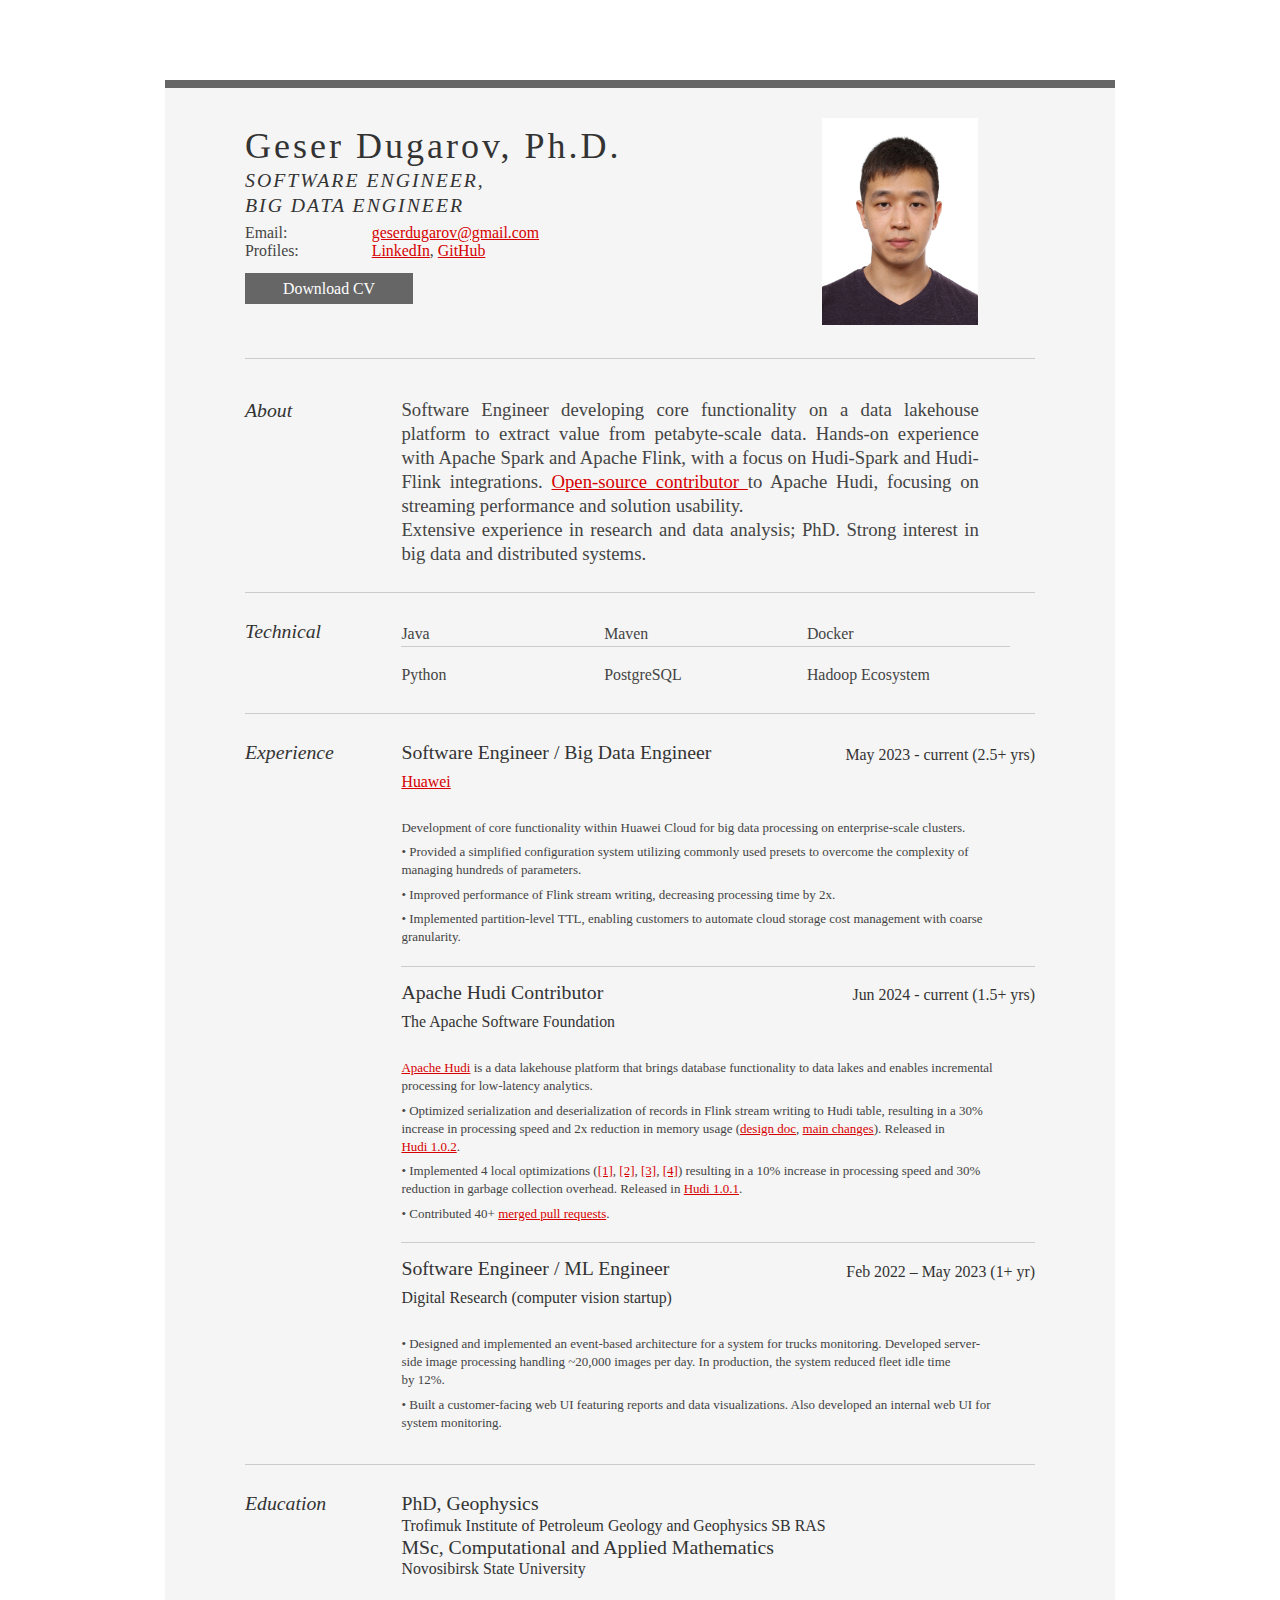
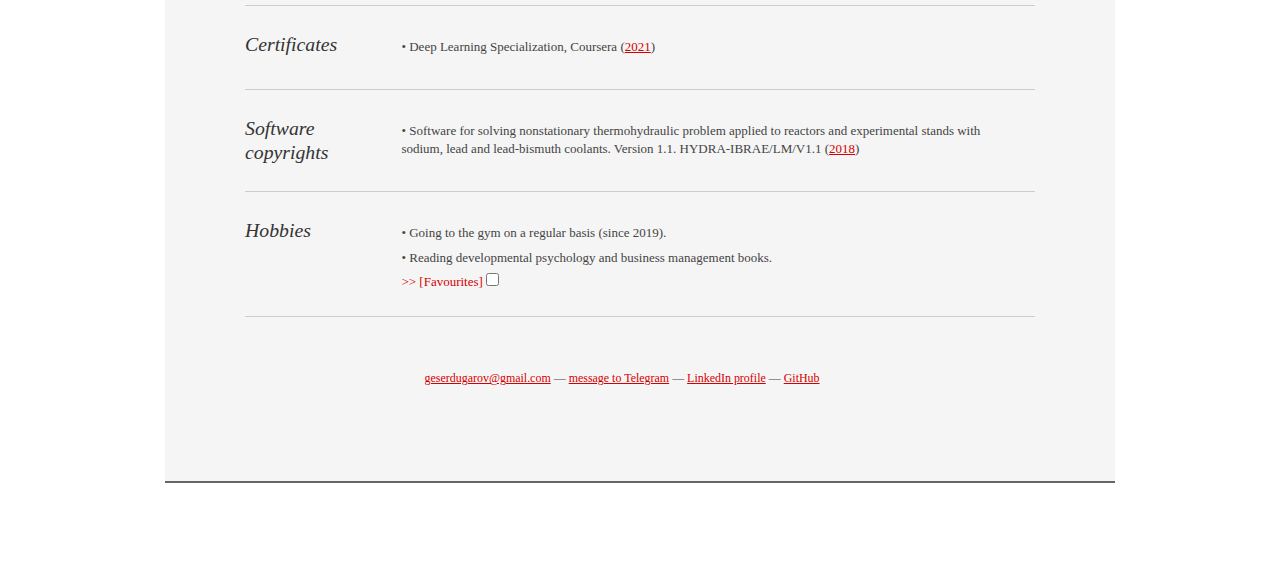
<file: index.html>
<html>
<head>

    <title>Geser Dugarov, Ph.D. | geserdugarov@gmail.com</title>
    <meta http-equiv="content-type" content="text/html; charset=utf-8" />

    <meta name="keywords" content="" />
    <meta name="description" content="" />

    <link rel="stylesheet" type="text/css" href="css/reset-fonts-grids.css" media="all" /> 
    <link rel="stylesheet" type="text/css" href="css/style.css" media="all" />
    
    <link rel="icon" type="image/png" href="file/favicon.png" />
</head>

<body>
<div id="doc2" class="yui-t7">
    <div id="inner">
    
        <div id="hd">
            <div class="yui-gc">
                
                <div class="yui-u first" style="padding-top:1.5em;">
                    <h1>Geser Dugarov, Ph.D.</h1>
                    <div class="gap"></div>
                    <h2>Software Engineer,</h2>
                    <h2>Big Data Engineer</h2>
                    
                    <div class="contact-info">
                        <h3>
                            <table style="width:100%">
                                  <tr>
                                    <th>Email:</th>
                                    <th><a href="mailto:geserdugarov@gmail.com">geserdugarov@gmail.com</a></th>
                                  </tr>
                                  <!--<tr>
                                    <td>Location:</td>
                                    <td>...</td>
                                  </tr>-->
                                  <!--<tr>
                                    <td>Languages:</td>
                                    <td>English (advanced), Russian (native)</td>
                                  </tr>-->
                                  <tr>
                                    <td>Profiles:</td>
                                    <td><a href="http://www.linkedin.com/in/geserdugarov/" target="_blank">LinkedIn</a>, <a href="https://github.com/geserdugarov" target="_blank">GitHub</a></td>
                                  </tr>
                            </table>
                        </h3>
                        <h3>
                            <a id="pdf" href="file/CV_Geser_Dugarov.pdf" target="_blank">Download CV</a>
                        </h3>
                        <!--<h3><a id="spc">.</a></h3>-->
                    </div><!--// .contact-info -->
                </div>

                <div class="yui-u photo">
                    <figure>
                        <img src="file/photo_30x40.jpg" style="width:12em">
                    </figure>
                </div>
                
            </div><!--// .yui-gc -->
        </div><!--// hd -->

        <div id="bd">
            <div id="yui-main">
                <div class="yui-b">
                    
                    <div class="yui-gf">
                        <div class="yui-u first">
                            <h2>About</h2>
                        </div>
                        <div class="yui-u">
                            <p class="enlarge">
                                Software Engineer developing core functionality on a data lakehouse platform to extract value from petabyte-scale data. 
                                Hands-on experience with Apache Spark and Apache Flink, with a focus on Hudi-Spark and Hudi-Flink integrations. 
                                <a href="https://github.com/apache/hudi/pulls?q=is%3Apr+author%3Ageserdugarov" target="_blank">Open-source contributor </a>
                                to Apache Hudi, focusing on streaming performance and solution usability. 
                                <!--Transitioned from fundamental research in oil & gas to developing distributed systems for big data processing.-->
                            </p>
                            <div class="gap"></div>
                            <!--<div class="gapbig"></div>-->
                            <p class="enlarge">
                                Extensive experience in research and data analysis; PhD. 
                                Strong interest in big data and distributed systems. 
                                <!--Personal mission: "Living a balanced life. Helping professionals work smarter, not harder, by creating automated systems for their routines."-->
                            </p>
                        </div>
                    </div>
                    
                    <!--<div class="yui-gf">
                        <div class="yui-u first">
                            <h2>Skills</h2>
                        </div>
                        <div class="yui-u">
                                <div class="talent">
                                    <h2>Excellent communication</h2>
                                    <p>Direct interactions with customers, the dissemination of results via presentations and reports to academic and non-academic audiences.</p>
                                </div>

                                <div class="talent">
                                    <h2>Data processing and&nbsp;analysis</h2>
                                    <p>System with a stream of ~20k images&nbsp;/&nbsp;day. Previously 13&nbsp;yrs in fundamental research. Author and coauthor of <a href="publications.html" target="_blank">50+&nbsp;publications</a>.</p>
                                </div>

                                <div class="talent">
                                    <h2>Project leading</h2>
                                    <p>From initiation to delivery. Experienced in projects, which include cross-dependent research and development stages (6&nbsp;yrs).</p>
                                </div>
                        </div>
                    </div>-->
                    
                    <div class="yui-gf">
                    <!--programming languages, databases, frameworks, solutions, tools, etc.-->
                        <div class="yui-u first">
                            <h2>Technical</h2>
                        </div>
                        <div class="yui-u">
                            <ul class="skills">
                                <li>Java</li>
                                <li class="last">Python</li>
                            </ul>
                            <ul class="skills">
                                <li>Maven</li>
                                <li class="last">PostgreSQL</li>
                            </ul>
                            <ul class="skills">
                                <li>Docker</li>
                                <li class="last">Hadoop Ecosystem</li>
                            </ul>
                        </div>
                    </div>


                    <div class="yui-gf">
                        <div class="yui-u first">
                            <h2>Experience</h2>
                        </div>
                        <div class="yui-u">
                            <div class="uni">
                                <h4>May 2023 - current (2.5+&nbsp;yrs)</h4>
                                <h2>Software Engineer / Big Data Engineer</h2>
                                <h3><a href="https://www.huaweicloud.com/intl/en-us/product/mrs.html" target="_blank">Huawei</a> <br> &nbsp;</h3>
                                <p>Development of core functionality within Huawei Cloud for big data processing on enterprise-scale clusters. </p>
                                <p>• Provided a simplified configuration system utilizing commonly used presets to overcome the complexity of managing hundreds of parameters. </p>
                                <p>• Improved performance of Flink stream writing, decreasing processing time by 2x. </p>
                                <p>• Implemented partition-level TTL, enabling customers to automate cloud storage cost management with coarse granularity. </p>
                            </div>
                            <div class="uni">
                                <h4>Jun 2024 - current (1.5+&nbsp;yrs)</h4>
                                <h2>Apache Hudi Contributor</h2>
                                <h3>The Apache Software Foundation <br> &nbsp;</h3>
                                <p><a href="https://hudi.apache.org/" target="_blank">Apache Hudi</a> 
                                is a data lakehouse platform that brings database functionality to data lakes and enables incremental processing for low-latency analytics. </p>
                                <p>• Optimized serialization and deserialization of records in Flink stream writing to Hudi table, resulting in a 30% increase in processing speed and 2x reduction in memory usage 
                                (<a href="https://github.com/apache/hudi/pull/12697" target="_blank">design doc</a>, 
                                <a href="https://github.com/apache/hudi/pull/12796" target="_blank">main changes</a>). 
                                Released in <a href="https://github.com/apache/hudi/releases/tag/release-1.0.2" target="_blank">Hudi&nbsp;1.0.2</a>.</p>
                                <p>• Implemented 4 local optimizations 
                                (<a href="https://github.com/apache/hudi/pull/12054" target="_blank">[1]</a>, 
                                <a href="https://github.com/apache/hudi/pull/12104" target="_blank">[2]</a>, 
                                <a href="https://github.com/apache/hudi/pull/12113" target="_blank">[3]</a>, 
                                <a href="https://github.com/apache/hudi/pull/12120" target="_blank">[4]</a>) 
                                resulting in a 10% increase in processing speed and 30% reduction in garbage collection overhead. 
                                Released in <a href="https://github.com/apache/hudi/releases/tag/release-1.0.1" target="_blank">Hudi&nbsp;1.0.1</a>.</p>
                                <p>• Contributed 40+ 
                                <a href="https://github.com/apache/hudi/pulls?q=is%3Apr+author%3Ageserdugarov+is%3Amerged" target="_blank">merged pull requests</a>.</p>
                            </div>
                            <div class="unil">
                                <h4>Feb 2022 – May 2023 (1+&nbsp;yr)</h4>
                                <h2>Software Engineer / ML Engineer</h2>
                                <h3>Digital Research (computer vision startup) <br> &nbsp;</h3>
                                <p>• Designed and implemented an event-based architecture for a system for trucks monitoring. 
                                Developed server-side image processing handling ~20,000 images per day. 
                                In production, the system reduced fleet idle time by&nbsp;12%.</p>
                                <p>• Built a customer-facing web UI featuring reports and data visualizations. 
                                Also developed an internal web UI for system monitoring.</p>
                                <!--<p>• Presented a <a href="https://aeroforest.ai" target="_blank">project</a> 
                                of forest scanning by unmanned aerial vehicles (individual tree detection and species identification) to a range of foundations and potential customers. </p>-->
                            </div>
                            <!--<div class="unil">
                                <h4>2009 – 2022 (13&nbsp;yrs)</h4>
                                <h2>Research Assistant >> Research Associate >></h2>
                                <h2>Senior Researcher (since 2019),</h2>
                                 <h3>Trofimuk Institute of Petroleum Geology and Geophysics</h3>
                                <p>• Transferred new technology of fracture parameters estimation from fundamental research to business (NIS-Naftagas, Serbia). Led the project combining research and software development.</p>
                                <p>• 5&nbsp;years in a row of personal projects supported by main foundations (2017 - <a href="https://rscf.ru/en/project/19-77-00068/" target="_blank">2021</a>), laboratory financial resources have been increased by&nbsp;18% at this period.</p>
                                <p>• <a href="https://geserdugarov.github.io/publications.html" target="_blank">60+ publications</a>; 
                                4&nbsp;graduate students: 3&nbsp;MSc (2022*2, 2020), 1&nbsp;BSc (2020).</p>-->
                                <!--<p>• "The best young researcher in Earth science organizations" award (2019).</p>-->
                                <!--<div class="gap"></div>
                            </div>-->
                            <!--<div class="unil">
                                <h4>2014 – 2017 (4&nbsp;yrs)</h4>
                                <h2>C++ Developer</h2>
                                <h3> <a href="http://en.ibrae.ac.ru/" target="_blank">Nuclear Safety Institute</a> </h3>
                                <p>Part-time.</p>
                                <p>• Developed robust modelling of boiling experiments with updated closure relationships for two-phase coolant flow.</p>
                                <p>• Introduced CI pipeline specific for numerical modelling software.</p>
                                <p>• Co-author for two software copyrights (C++, links in the Software copyrights sections).</p>
                                <p>• 3 articles in peer-reviewed journals.</p>
                            </div>
                            <div class="unil">
                                <h2>ATAPY Software</h2>
                                <h3>QA engineer</h3>
                                <h4>XI/2008 – VIII/2009</h4>
                                <p>Testing and identifying deficiencies in solutions for document imaging, data capture and processing. </p>
                            </div>-->
                        </div>
                    </div>
                    
                    <div class="yui-gf">
                        <div class="yui-u first">
                            <h2>Education</h2>
                        </div>
                        <div class="yui-u">
                            <div class="uni-noR">
                                <!--<h4>2013</h4>-->
                                <h2>PhD, Geophysics</h2>
                                <h3>Trofimuk Institute of Petroleum Geology and Geophysics SB RAS</h3>
                                <!--<p>Thesis: Estimation of fractured medium effective parameters from seismic wave velocity and attenuation anisotropy data using the linear slip model. </p>-->
                            </div>
                            <div class="unil-noR">
                                <!--<h4>2009</h4>-->
                                <h2>MSc, Computational and Applied Mathematics</h2>
                                <h3>Novosibirsk State University</h3>
                                <!--<p>Thesis: Parallel algorithms for solving the traveling salesman problem.</p>-->
                            </div>
                        </div>
                    </div>

                    <!--
                    <div class="yui-gf">
                        <div class="yui-u first">
                            <h2><a name="proj"></a>Projects</h2>
                        </div>

                        <div class="yui-u">
                            <div class="uni-noR">
                                <h3>AVAZ inversion of local object anisotropy parameters from 3D seismic data </h3>
                                <p>2020 – 2021 (2&nbsp;yrs) </p>
                                <p>Role: <b>tech lead</b>. Team size: 7. Customer: NTC NIS-Naftagas, Serbia. </p>
                                <p>Technology and software for AVAZ inversion of target object anisotropy parameters from 3D seismic data was developed. Software was embedded as a plugin in Petrel (commonly used software for interpretation). The plugin also allows to process 3D seismic data. It was important to integrate data processing and interpretation stages for undistorted local analysis. </p>
                            </div>
                            <div class="unil-noR">
                                <h3>Acoustic properties and internal structure of hydrate-bearing coal samples </h3>
                                <p>2019 – 2021 (2&nbsp;yrs) </p>
                                <p>Role: <b>head of the project</b>. Team size: 5. Supported by RSF, grant No. <a href="https://rscf.ru/en/contests/search-projects/19-77-00068/" target="_blank">19-77-00068</a>. </p>
                                <p>In-situ 3D X-ray tomography, in addition to acoustic measurements, was used for analysis of hydrate-bearing coal samples. A competitive sorption of methane and water in the coal pore space was revealed. </p>
                            </div>
                            <div class="gap"></div>
                            <label for="trig_proj"><a>>> [More projects]</a></label>
                            <input id="trig_proj" type="checkbox">
                            <div class="unih">
                                    <div class="uni-noR">
                                        <h3>Fractured media modelling using synthetic samples printed on a 3D printer </h3>
                                        <p>2019 – 2021 (3&nbsp;yrs) </p>
                                        <p>Role: <b>head of the project</b>. Team size: 4. Supported by RFBR, grant No. 19-05-00730. </p>
                                        <p>FDM and SLA methods of 3D printing were tested for the task of fractured media modelling. Irregularity of internal structure filling has led to acoustic heterogeneity of the formed samples. </p>
                                    </div>
                                    
                                    <div class="unil-noR">
                                        <h3>Laboratory experiments on the formation of gas hydrates in coal samples </h3>
                                        <p>2017 – 2018 (2&nbsp;yrs) </p>
                                        <p>Role: <b>head of the project</b>. Team size: 4. Supported by RFBR, grant No. 17-35-80023. </p>
                                        <p>Experiments on formation of methane hydrate in crashed bituminous coal samples. As a result, the methodology of gas hydrate formation in coal samples was developed. </p>
                                    </div>                                    
                            </div>
                        </div>
                    </div>-->
                    
                    <!--
                    <div class="yui-gf">
                        <div class="yui-u first">
                            <h2>Honors and awards</h2>
                        </div>

                        <div class="yui-u">
                            <div class="uni">
                                <h3>Future Star Award</h3>
                                <h4>2024</h4>
                                <h5>Huawei</h5>
                            </div>
                            <div class="uni">
                                <h3>Trofimuk Memorial Medal Award</h3>
                                <h4>2021</h4>
                                <h5>Trofimuk Institute of Petroleum Geology and Geophysics SB RAS</h5>
                            </div>
                            <div class="unil">
                                <h3>The best young researcher in Earth science organizations</h3>
                                <h4>2019</h4>
                                <h5>The Government of Novosibirsk</h5>
                            </div>
                            <div class="unil">
                                <h3>Winner of the contest among young researchers with PhD degree in Earth sciences</h3>
                                <h4>2019</h4>
                                <h5>The Council for grants of the president of the Russian Federation</h5>
                            </div>
                        </div>
                    </div>-->
                    
                    <!--
                    <div class="yui-gf">
                        <div class="yui-u first">
                            <h2><a name="publ"></a>Publications</h2>
                        </div>
                        <div class="yui-u">
                            <div class="uni">
                                <p>Author and coauthor of more than 50 scientific publications. Publication track records could be found in <a href="https://publons.com/researcher/1214050/geser-dugarov/" target="_blank">WoS</a>, <a href="https://www.scopus.com/authid/detail.uri?authorId=56910226400" target="_blank">Scopus</a>, and <a href="https://www.elibrary.ru/author_items.asp?authorid=738669" target="_blank">RSCI</a> databases. Full publication list could be found <a href="publications.html" target="_blank">here</a>.</p>
                            </div>
                            <div class="uniList">
                                <p>Drobchik A.N., Nikitin V.V., Fokin M.I., <span class="auth">Dugarov G.A.</span>, Shevchenko P.D., Deriy A.L., Manakov A.Yu., Kuper K.E., and Duchkov A.A. (<a href="https://doi.org/10.1107/S1600577521013308" target="_blank">2022</a>) Environmental cell for in situ X-ray synchrotron micro-CT imaging with simultaneous acoustic measurements. <span class="jour">Journal of Synchrotron Radiation</span>, 29(2), 515-521. </p>
                            </div>
                            <div class="uniList">
                                <p><span class="auth">Dugarov G.A.</span>, Duchkov A.A., and Manakov A.Yu. (<a href="https://doi.org/10.1190/geo2020-0117.1" target="_blank">2021</a>) Acoustic properties of hydrate-bearing coal samples depending on temperature and water saturation type. <span class="jour">Geophysics</span>, 86(3), U31-U37. </p>
                            </div>
                            <div class="uniList">
                                <p>Nikitin V.V., Fokin M.I., <span class="auth">Dugarov G.A.</span>, Drobchik A.N., de Andrade V., Shevchenko P.D., Manakov A.Yu., and Duchkov A.A. (<a href="https://doi.org/10.1016/j.fuel.2021.120699" target="_blank">2021</a>) Dynamic in situ imaging of methane hydrate formation in coal media. <span class="jour">Fuel</span>, 298, 120699. </p>
                            </div>
                            <div class="uniList">
                                <p>Nikitin V.V., <span class="auth">Dugarov G.A.</span>, Duchkov A.A., Fokin M.I., Drobchik A.N., Shevchenko P.D., de Carlo F., and Mokso R. (<a href="https://doi.org/10.1016/j.marpetgeo.2020.104234" target="_blank">2020</a>) Dynamic in-situ imaging of methane hydrate formation and self-preservation. <span class="jour">Marine and Petroleum Geology</span>, 115, 104234. </p>
                            </div>
                            <div class="uniList">
                                <p><span class="auth">Dugarov G.A.</span>, Duchkov A.A., Duchkov A.D., and Drobchik A.N. (<a href="https://doi.org/10.1016/j.jngse.2019.01.007" target="_blank">2019</a>) Laboratory validation of effective acoustic velocity models for samples bearing hydrates of different type. <span class="jour">Journal of Natural Gas Science and Engineering</span>, 63, 38-46. </p>
                            </div>
                        </div>
                    </div> -->
                    
                                        
                    <div class="yui-gf">
                        <div class="yui-u first">
                            <h2>Certificates</h2>
                        </div>

                        <div class="yui-u">
                            <div class="unil">
                                <p>• Deep Learning Specialization, Coursera (<a href="https://www.coursera.org/account/accomplishments/specialization/RDPKYCN2LW6A" target="_blank">2021</a>) </p>
                            </div>
                            <!--<div class="gap"></div>
                            <div class="unil">
                                <p>• Machine Learning, Coursera (2021) </p>
                            </div>-->
                            <!--
                            <label for="trig_cert"><a>>> [More certificates]</a></label>
                            <input id="trig_cert" type="checkbox">
                            <div class="unih">
                                <div class="unil">
                                    <p>• <a href="https://www.efset.org/cert/9jsN7U" target="_blank">C2 Proficient English Certificate</a>, EF Standard English Test (EF SET) (2021).</p>
                                </div>
                            </div>-->
                        </div>
                    </div>


                    <div class="yui-gf">
                        <div class="yui-u first">
                            <h2>Software copyrights</h2>
                        </div>

                        <div class="yui-u">
                            <div class="unil">
                                <p>• Software for solving nonstationary thermohydraulic problem applied to reactors and experimental stands with sodium, lead and lead-bismuth coolants. Version 1.1. HYDRA-IBRAE/LM/V1.1 (<a href="file/copyrights_2018616815.pdf" target="_blank">2018</a>) </p>
                            </div>
                            <!--<div class="unil">
                                <p>• Module for fast reactor core destruction of complex universal code. Version 1.0 (<a href="file/copyrights_2017660167.pdf" target="_blank">2017</a>) </p>
                            </div>-->
                        </div>
                    </div>


                    <div class="yui-gf">
                        <div class="yui-u first">
                            <h2>Hobbies</h2>
                        </div>
                        
                        <div class="yui-u">
                            <div class="unil">
                                <p>• Going to the gym on a regular basis (since 2019). </p>
                            </div>
                            <div class="gap"></div>
                            <div class="unil">
                                <p>• Reading developmental psychology and business management books. </p>
                            </div>
                            <label for="trig_book"><a>>> [Favourites]</a></label>
                            <input id="trig_book" type="checkbox">
                            <div class="unih">
                                <div class="uniBook">
                                    <p>- Meg Jay <span class="book">"The Defining Decade<!--: Why Your Twenties Matter And How to Make the Most of Them Now-->"</span> </p>
                                </div>
                                <div class="uniBook">
                                    <p>- Tom DeMarco <span class="book">"The Deadline: A Novel about Project Management"</span> </p>
                                </div>
                                <div class="uniBook">
                                    <p>- Alexey Markov <span class="book">"Hoolinomics"</span> and <span class="book">"Greedology"</span> [in Russian] </p>
                                </div>
                                <div class="uniBook">
                                    <p>- Eliyahu Goldratt, and Jeff Cox <span class="book">"The Goal: A Process of Ongoing Improvement"</span> </p>
                                </div>
                                <!--
                                <div class="uniBook">
                                    <p>• Nassim Taleb <span class="book">"Fooled by Randomness: The Hidden Role of Chance in Life And in the Markets"</span>. </p>
                                </div>
                                <div class="uniBook">
                                    <p>• Carol Dweck <span class="book">"Mindset: The New Psychology of Success"</span>. </p>
                                </div>
                                <div class="uniBook">
                                    <p>• Stephen Covey <span class="book">"The 7 Habits of Highly Effective People"</span>. </p>
                                </div>-->
                            </div>
                        </div>
                    </div>
                    
                    
                </div><!--// .yui-b -->
            </div><!--// yui-main -->
        </div><!--// bd -->

        <div id="ft">
            <p>
                <a href="mailto:geserdugarov@gmail.com">geserdugarov@gmail.com</a> &mdash;
                <a href="https://t.me/GeserDugarov" target="_blank">message to Telegram</a> &mdash;
                <a href="http://www.linkedin.com/in/geserdugarov/" target="_blank">LinkedIn profile</a> &mdash;
                <a href="https://github.com/geserdugarov" target="_blank">GitHub</a>
            </p>
        </div><!--// footer -->

    </div><!-- // inner -->
</div><!--// doc -->
</body>

</html>
</file>
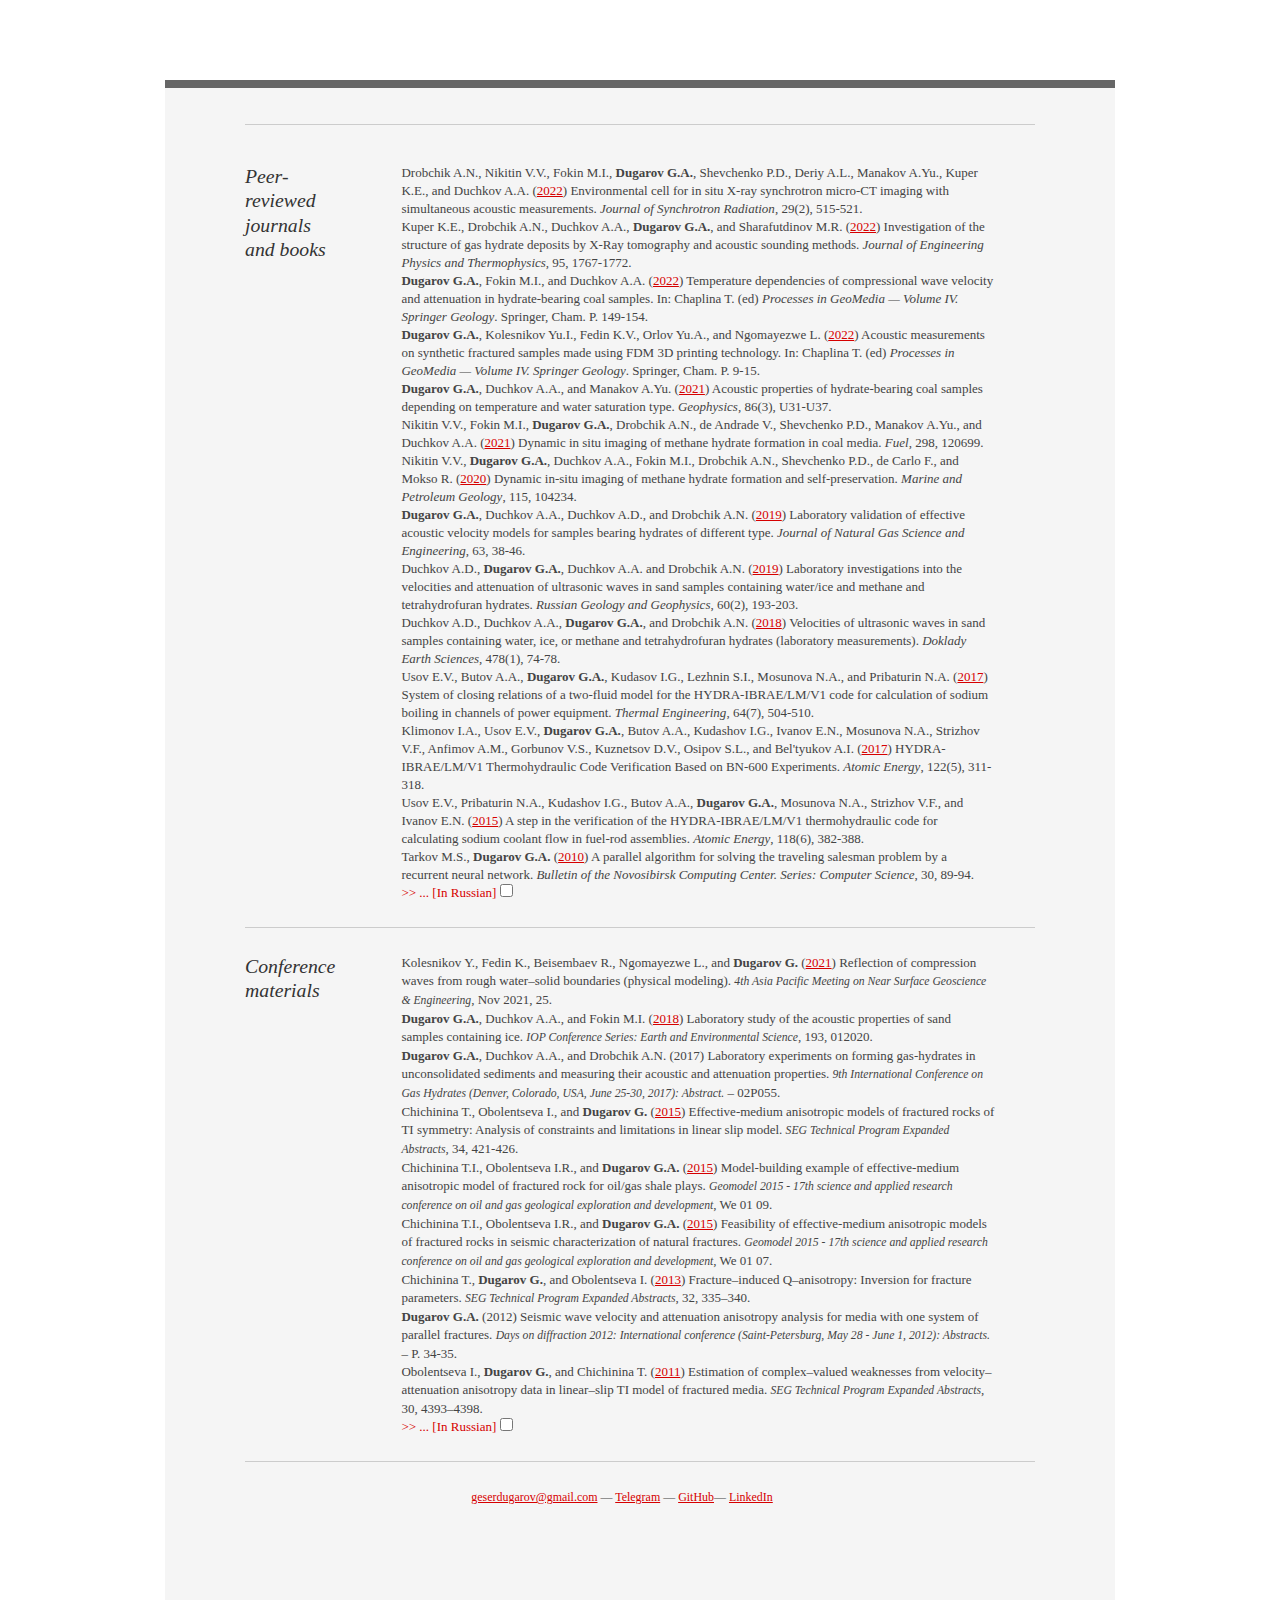
<file: publications.html>
<html>
<head>

	<title>Geser Dugarov, Ph.D. | geserdugarov@gmail.com</title>
	<meta http-equiv="content-type" content="text/html; charset=utf-8" />

	<meta name="keywords" content="" />
	<meta name="description" content="" />

	<link rel="stylesheet" type="text/css" href="css/reset-fonts-grids.css" media="all" /> 
	<link rel="stylesheet" type="text/css" href="css/style.css" media="all" />
    
    <link rel="icon" type="image/png" href="file/favicon.png" />
</head>

<body>

<div id="doc2" class="yui-t7">
	<div id="inner">

		<div id="hd">
		</div><!--// hd -->
        
		<div id="bd">
			<div id="yui-main">
				<div class="yui-b">
                    
					<div class="yui-gf"> <!-- Peer-reviewed journals and books -->

						<div class="yui-u first">
							<h2><a name="publ"></a>Peer-reviewed journals and books</h2>
						</div>

						<div class="yui-u">
                        
                            <div class="uniList">
                                <p>Drobchik A.N., Nikitin V.V., Fokin M.I., <span class="auth">Dugarov G.A.</span>, Shevchenko P.D., Deriy A.L., Manakov A.Yu., Kuper K.E., and Duchkov A.A. (<a href="https://doi.org/10.1107/S1600577521013308" target="_blank">2022</a>) Environmental cell for in situ X-ray synchrotron micro-CT imaging with simultaneous acoustic measurements. <span class="jour">Journal of Synchrotron Radiation</span>, 29(2), 515-521. </p>
                            </div>
                        
                            <div class="uniList">
                                <p>Kuper K.E., Drobchik A.N., Duchkov A.A., <span class="auth">Dugarov G.A.</span>, and Sharafutdinov M.R. (<a href="https://doi.org/10.1007/s10891-022-02648-y" target="_blank">2022</a>) Investigation of the structure of gas hydrate deposits by X-Ray tomography and acoustic sounding methods. <span class="jour">Journal of Engineering Physics and Thermophysics</span>, 95, 1767-1772. </p>
                            </div>                        
                            
                            <div class="uniList">
                                <p><span class="auth">Dugarov G.A.</span>, Fokin M.I., and Duchkov A.A. (<a href="https://doi.org/10.1007/978-3-030-76328-2_16" target="_blank">2022</a>) Temperature dependencies of compressional wave velocity and attenuation in hydrate-bearing coal samples. In: Chaplina T. (ed) <span class="jour">Processes in GeoMedia — Volume IV. Springer Geology</span>. Springer, Cham. P. 149-154.
                            </div>
                            
                            <div class="uniList">
                                <p><span class="auth">Dugarov G.A.</span>, Kolesnikov Yu.I., Fedin K.V., Orlov Yu.A., and Ngomayezwe L. (<a href="https://doi.org/10.1007/978-3-030-76328-2_2" target="_blank">2022</a>) Acoustic measurements on synthetic fractured samples made using FDM 3D printing technology. In: Chaplina T. (ed) <span class="jour">Processes in GeoMedia — Volume IV. Springer Geology</span>. Springer, Cham. P. 9-15.
                            </div>
                            
                            <div class="uniList">
                                <p><span class="auth">Dugarov G.A.</span>, Duchkov A.A., and Manakov A.Yu. (<a href="https://doi.org/10.1190/geo2020-0117.1" target="_blank">2021</a>) Acoustic properties of hydrate-bearing coal samples depending on temperature and water saturation type. <span class="jour">Geophysics</span>, 86(3), U31-U37. </p>
                            </div>
                            
                            <div class="uniList">
                                <p>Nikitin V.V., Fokin M.I., <span class="auth">Dugarov G.A.</span>, Drobchik A.N., de Andrade V., Shevchenko P.D., Manakov A.Yu., and Duchkov A.A. (<a href="https://doi.org/10.1016/j.fuel.2021.120699" target="_blank">2021</a>) Dynamic in situ imaging of methane hydrate formation in coal media. <span class="jour">Fuel</span>, 298, 120699. </p>
                            </div>
                        
                            <div class="uniList">
                                <p>Nikitin V.V., <span class="auth">Dugarov G.A.</span>, Duchkov A.A., Fokin M.I., Drobchik A.N., Shevchenko P.D., de Carlo F., and Mokso R. (<a href="https://doi.org/10.1016/j.marpetgeo.2020.104234" target="_blank">2020</a>) Dynamic in-situ imaging of methane hydrate formation and self-preservation. <span class="jour">Marine and Petroleum Geology</span>, 115, 104234. </p>
                            </div>
                            
                            <div class="uniList">
                                <p><span class="auth">Dugarov G.A.</span>, Duchkov A.A., Duchkov A.D., and Drobchik A.N. (<a href="https://doi.org/10.1016/j.jngse.2019.01.007" target="_blank">2019</a>) Laboratory validation of effective acoustic velocity models for samples bearing hydrates of different type. <span class="jour">Journal of Natural Gas Science and Engineering</span>, 63, 38-46. </p>
                            </div>
                            
                            <div class="uniList">
                                <p>Duchkov A.D., <span class="auth">Dugarov G.A.</span>, Duchkov A.A. and Drobchik A.N. (<a href="https://doi.org/10.15372/RGG2019015" target="_blank">2019</a>) Laboratory investigations into the velocities and attenuation of ultrasonic waves in sand samples containing water/ice and methane and tetrahydrofuran hydrates. <span class="jour">Russian Geology and Geophysics</span>, 60(2), 193-203. </p>
                            </div>
                            
                            <div class="uniList">
                                <p>Duchkov A.D., Duchkov A.A., <span class="auth">Dugarov G.A.</span>, and Drobchik A.N. (<a href="https://doi.org/10.1134/S1028334X18010014" target="_blank">2018</a>) Velocities of ultrasonic waves in sand samples containing water, ice, or methane and tetrahydrofuran hydrates (laboratory measurements). <span class="jour">Doklady Earth Sciences</span>, 478(1), 74-78. </p>
                            </div>
                            
                            <div class="uniList">
                                <p>Usov E.V., Butov A.A., <span class="auth">Dugarov G.A.</span>, Kudasov I.G., Lezhnin S.I., Mosunova N.A., and Pribaturin N.A. (<a href="https://doi.org/10.1134/S0040601517070102" target="_blank">2017</a>) System of closing relations of a two-fluid model for the HYDRA-IBRAE/LM/V1 code for calculation of sodium boiling in channels of power equipment. <span class="jour">Thermal Engineering</span>, 64(7), 504-510. </p>
                            </div>
                            
                            <div class="uniList">
                                <p>Klimonov I.A., Usov E.V., <span class="auth">Dugarov G.A.</span>, Butov A.A., Kudashov I.G., Ivanov E.N., Mosunova N.A., Strizhov V.F., Anfimov A.M., Gorbunov V.S., Kuznetsov D.V., Osipov S.L., and Bel'tyukov A.I. (<a href="https://doi.org/10.1007/s10512-017-0272-6" target="_blank">2017</a>) HYDRA-IBRAE/LM/V1 Thermohydraulic Code Verification Based on BN-600 Experiments. <span class="jour">Atomic Energy</span>, 122(5), 311-318. </p>
                            </div>
                            
                            <div class="uniList">
                                <p>Usov E.V., Pribaturin N.A., Kudashov I.G., Butov A.A., <span class="auth">Dugarov G.A.</span>, Mosunova N.A., Strizhov V.F., and Ivanov E.N. (<a href="https://doi.org/10.1007/s10512-015-0012-8" target="_blank">2015</a>) A step in the verification of the HYDRA-IBRAE/LM/V1 thermohydraulic code for calculating sodium coolant flow in fuel-rod assemblies. <span class="jour">Atomic Energy</span>, 118(6), 382-388. </p>
                            </div>
                            
                            <div class="uniList">
                                <p>Tarkov M.S., <span class="auth">Dugarov G.A.</span> (<a href="https://bulletin.iis.nsk.su/files/article/tarkov1_1.pdf" target="_blank">2010</a>) A parallel algorithm for solving the traveling salesman problem by a recurrent neural network. <span class="jour">Bulletin of the Novosibirsk Computing Center. Series: Computer Science</span>, 30, 89-94. </p>
                            </div>
                            
							<div class="gap"></div>
							
                            <label for="trig_art"><a>>> ... [In Russian]</a></label>
                            <input id="trig_art" type="checkbox">
                            <div class="unih">
                                
                                <div class="uniList">
                                    <p>Нефедкина Т.В., Бекренев Р.К., <span class="auth">Дугаров Г.А.</span>, Екименко А.В. (2022) AVAZ-инверсия как перспективный инструмент динамической интерпретации сейсмических данных. <span class="jour">Нефтяное хозяйство</span>, 12(1190), 20-25. </p>
                                </div>
                                
                                <div class="uniList">
                                    <p><span class="auth">Дугаров Г.А.</span>, Нефедкина Т.В., Богатырев И.Ю., Гореявчев Н.А., Митрофанов Г.М., Ольнева Т.В. (<a href="https://ntc.gazprom-neft.ru/proneft/files/221.pdf" target="_blank">2021</a>) Опробование алгоритма AVAZ-инверсии, основанного на точных формулах, при обработке данных широкоазимутальной сейсмической съемки. <span class="jour">PROнефть. Профессионально о нефти</span>, 6(2), 12-19. </p>
                                </div>
                                    
                                <div class="uniList">
                                    <p><span class="auth">Дугаров Г.А.</span>, Бекренев Р.К., Нефедкина Т.В. (<a href="https://doi.org/10.18303/2619-1563-2020-2-18" target="_blank">2020</a>) Изучение влияния параметров анизотропии на коэффициенты отражения от границы двух азимутально-анизотропных сред. <span class="jour">Геофизические технологии</span>, 2, 18-29. </p>
                                </div>
                                    
                                <div class="uniList">
                                    <p>Федин К.В., Колесников Ю.И., <span class="auth">Дугаров Г.А.</span>, Бейсембаев Р.Н. (<a href="https://www.elibrary.ru/item.asp?id=42666751" target="_blank">2020</a>) Исследование отражения упругих волн от шероховатых границ (физическое моделирование). <span class="jour">Процессы в геосредах</span>, 1(23), 626-634. </p>
                                </div>
                                    
                                <div class="uniList">
                                    <p>Дробчик А.Н., <span class="auth">Дугаров Г.А.</span>, Дучков А.А., Купер К.Э. (<a href="https://doi.org/10.18303/2619-1563-2019-4-17" target="_blank">2019</a>) Акустические измерения и рентгеновская томография песчаных образцов, содержащих гидрат ксенона. <span class="jour">Геофизические технологии</span>, 4, 17-23. </p>
                                </div>
                                    
                                <div class="uniList">
                                    <p>Фокин М.И., <span class="auth">Дугаров Г.А.</span>, Дучков А.А. (<a href="http://uzmu.phys.msu.ru/file/2019/4/1940501.pdf" target="_blank">2019</a>) Экспериментальные акустические измерения на песчаных неконсолидированных образцах, содержащих гидрат метана. <span class="jour">Ученые записки физического факультета Московского университета</span>, 4, 1940501. </p>
                                </div>
                                    
                                <div class="uniList">
                                    <p><span class="auth">Дугаров Г.А.</span>, Дучков А.А., Дучков А.Д., Манаков А.Ю., Купер К.Э., Фокин М.И., Дробчик А.Н. (<a href="https://doi.org/10.18303/2619-1563-2018-2-4" target="_blank">2018</a>) Лабораторное исследование песчаных образцов, содержащих гидрат метана нецементирующего типа. <span class="jour">Геофизические технологии</span>, 2, 41-50. </p>
                                </div>
                                    
                                <div class="uniList">
                                    <p>Нефедкина Т.В., Лыхин П.А., <span class="auth">Дугаров Г.А.</span> (<a href="https://doi.org/10.18303/2619-1563-2018-2-2" target="_blank">2018</a>) Определение упругих параметров азимутально-анизотропных сред из многоволновых AVOA данных методом нелинейной оптимизаци. <span class="jour">Геофизические технологии</span>, 2, 14-26. </p>
                                </div>
                                    
                                <div class="uniList">
                                    <p><span class="auth">Дугаров Г.А.</span>, Дучков А.А., Дучков А.Д., Дробчик А.Н. (<a href="http://uzmu.phys.msu.ru/file/2017/5/1750812.pdf" target="_blank">2017</a>) Лабораторное изучение акустических свойств гидратосодержащих осадков. <span class="jour">Ученые записки физического факультета Московского университета</span>, 5, 1750812. </p>
                                </div>
                                    
                                <div class="uniList">
                                    <p>Чичинина Т.И., Оболенцева И.Р., <span class="auth">Дугаров Г.А.</span> (<a href="https://doi.org/10.18303/1813-4254-2016-1-31-43" target="_blank">2016</a>) Критический анализ теоретических основ модели разрыва смещений для сред с ориентированными трещинами. <span class="jour">Технологии сейсморазведки</span>, 1, 31-43. </p>
                                </div>
                                    
                                <div class="uniList">
                                    <p>Чичинина Т.И., Оболенцева И.Р., <span class="auth">Дугаров Г.А.</span> (<a href="https://doi.org/10.18303/1813-4254-2016-2-48-56" target="_blank">2016</a>) Оценка применимости модели разрыва смещений по экспериментальным данным измерений скоростей упругих волн. <span class="jour">Технологии сейсморазведки</span>, 2, 48-56. </p>
                                </div>
                                    
                                <div class="uniList">
                                    <p><span class="auth">Дугаров Г.А.</span>, Оболенцева И.Р., Чичинина Т.И. (<a href="http://ts.sbras.ru/ru/articles/2011-03_049.pdf" target="_blank">2011</a>) Оценка параметров трещиноватой среды по данным об анизотропии скоростей и поглощения сейсмических волн. <span class="jour">Технологии сейсморазведки</span>, 3, 49-59. </p>
                                </div>
                                
                                <div class="uniList">
                                    <p><span class="auth">Дугаров Г.А.</span>, Оболенцева И.Р., Чичинина Т.И. (<a href="http://ts.sbras.ru/ru/articles/2011-03_029.pdf" target="_blank">2011</a>) Анализ анизотропии скоростей и поглощения сейсмических волн в среде с одной системой параллельных трещин. <span class="jour">Технологии сейсморазведки</span>, 3, 29-41. </p>
                                </div>
                                    
                                <div class="uniList">
                                    <p>Тарков М.С., <span class="auth">Дугаров Г.А.</span> (<a href="https://www.elibrary.ru/item.asp?id=17246238" target="_blank">2010</a>) Параллельный алгоритм решения задачи коммивояжера с использованием рекуррентной нейронной сети. <span class="jour">Проблемы информатики</span>, 2(6), 4-9. </p>
                                </div>
                            </div>
                        </div><!--// .yui-u -->
                    </div>  <!-- Peer-reviewed journals and books -->

                    <div class="yui-gf"> <!-- Conference materials -->
                    
						<div class="yui-u first">
							<h2><a name="publ"></a>Conference materials</h2>
						</div>
                        
						<div class="yui-u">
                        
                            <div class="uniList">
                                <p> Kolesnikov Y., Fedin K., Beisembaev R., Ngomayezwe L., and <span class="auth">Dugarov G.</span> (<a href="https://doi.org/10.3997/2214-4609.202177025" target="_blank">2021</a>) Reflection of compression waves from rough water–solid boundaries (physical modeling). <span class="abs">4th Asia Pacific Meeting on Near Surface Geoscience & Engineering</span>, Nov 2021, 25. </p>
                            </div>
                            
                            <div class="uniList">
                                <p><span class="auth">Dugarov G.A.</span>, Duchkov A.A., and Fokin M.I. (<a href="https://doi.org/10.1088/1755-1315/193/1/012020" target="_blank">2018</a>) Laboratory study of the acoustic properties of sand samples containing ice. <span class="abs">IOP Conference Series: Earth and Environmental Science</span>, 193, 012020. </p>
                            </div>
                            
                                <div class="uniList">
                                <p><span class="auth">Dugarov G.A.</span>, Duchkov A.A., and Drobchik A.N. (2017) Laboratory experiments on forming gas-hydrates in unconsolidated sediments and measuring their acoustic and attenuation properties. <span class="abs">9th International Conference on Gas Hydrates (Denver, Colorado, USA, June 25-30, 2017): Abstract.</span> – 02P055. </p>
                            </div>
                            
                            <div class="uniList">
                                <p>Chichinina T., Obolentseva I., and <span class="auth">Dugarov G.</span> (<a href="https://doi.org/10.1190/segam2015-5882173.1" target="_blank">2015</a>) Effective-medium anisotropic models of fractured rocks of TI symmetry: Analysis of constraints and limitations in linear slip model. <span class="abs">SEG Technical Program Expanded Abstracts</span>, 34, 421-426. </p>
                            </div>
                            
                            <div class="uniList">
                                <p>Chichinina T.I., Obolentseva I.R., and <span class="auth">Dugarov G.A.</span> (<a href="https://doi.org/10.3997/2214-4609.201413963" target="_blank">2015</a>) Model-building example of effective-medium anisotropic model of fractured rock for oil/gas shale plays. <span class="abs">Geomodel 2015 - 17th science and applied research conference on oil and gas geological exploration and development</span>, We 01 09. </p>
                            </div>
                            
                            <div class="uniList">
                                <p>Chichinina T.I., Obolentseva I.R., and <span class="auth">Dugarov G.A.</span> (<a href="https://doi.org/10.3997/2214-4609.201413961" target="_blank">2015</a>) Feasibility of effective-medium anisotropic models of fractured rocks in seismic characterization of natural fractures. <span class="abs">Geomodel 2015 - 17th science and applied research conference on oil and gas geological exploration and development</span>, We 01 07. </p>
                            </div>
                                
                            <div class="uniList">
                                <p>Chichinina T., <span class="auth">Dugarov G.</span>, and Obolentseva I. (<a href="https://doi.org/10.1190/segam2013-0590.1" target="_blank">2013</a>) Fracture–induced Q–anisotropy: Inversion for fracture parameters. <span class="abs">SEG Technical Program Expanded Abstracts</span>, 32, 335–340. </p>
                            </div>
                                
                            <div class="uniList">
                                <p><span class="auth">Dugarov G.A.</span> (2012) Seismic wave velocity and attenuation anisotropy analysis for media with one system of parallel fractures. <span class="abs">Days on diffraction 2012: International conference (Saint-Petersburg, May 28 - June 1, 2012): Abstracts.</span> – P. 34-35. </p>
                            </div>
                                
                            <div class="uniList">
                                <p>Obolentseva I., <span class="auth">Dugarov G.</span>, and Chichinina T. (<a href="https://doi.org/10.1190/1.3658767" target="_blank">2011</a>) Estimation of complex–valued weaknesses from velocity–attenuation anisotropy data in linear–slip TI model of fractured media. <span class="abs">SEG Technical Program Expanded Abstracts</span>, 30, 4393–4398. </p>
                            
                            <div class="gap"></div>
                            
                            <label for="trig_conf"><a>>> ... [In Russian]</a></label>
                            <input id="trig_conf" type="checkbox">
                            <div class="unih">
                                
                                <div class="uniList">
                                    <p><span class="auth">Дугаров Г.А.</span>, Матвеев А.С., Гореявчев Н.С., Нефедкина Т.В., Митрофанов Г.М., Богатырев И.Ю., Ольнева Т.В., Дучков А.А. (<a href="https://doi.org/10.3997/2214-4609.202159018" target="_blank">2021</a>) Практическая реализация алгоритма AVAZ инверсии, основанного на точных формулах, для обработки данных широкоазимутальной сейсмики. <span class="abs">2-ая международная конференция "ПроГРРесс'21. Геологоразведка как бизнес": Сборник материалов</span>, 18. </p>
                                </div>
                                
                                <div class="uniList">
                                    <p>Гореявчев Н.С., Матвеев А.С., <span class="auth">Дугаров Г.А.</span>, Нефедкина Т.В., Богатырев И.Ю., Дучков А.А., Митрофанов Г.М. (<a href="https://doi.org/10.3997/2214-4609.202156027" target="_blank">2021</a>) Применение современных математических методов для детального изучения целевых объектов среды. <span class="abs">2-ая региональная конференция в России и странах СНГ "Интеллектуальный анализ данных в нефтегазовой отрасли": Сборник материалов</span>, 27. </p>
                                </div>
                                
                                <div class="uniList">
                                    <p>Бекренев Р.К., <span class="auth">Дугаров Г.А.</span>, Нефедкина Т.В. (<a href="https://doi.org/10.33764/2618-981X-2021-2-1-354-361" target="_blank">2021</a>) Тестирование оптимизационного алгоритма AVAZ инверсии на синтетических данных. <span class="abs">Интерэкспо ГЕО-Сибирь: XVII Международный научный конгресс (г. Новосибирск, 19-21 мая 2021 г.): Междунар. науч. конф. "Недропользование. Горное дело. Направления и технологии поиска, разведки и разработки месторождений полезных ископаемых. Экономика. Геоэкология": Сборник материалов в 8 т.</span> – Т. 2. – С. 354-361. </p>
                                </div>
                                
                                <div class="uniList">
                                    <p>Богатырев И.Ю., <span class="auth">Дугаров Г.А.</span>, Нефедкина Т.В., Гореявчев Н.А., Матвеев А.С., Митрофанов Г.М., Ольнева Т.В. (2021) Опробование алгоритма AVAZ инверсии, основанного на точных формулах, при обработке данных широко азимутальной сейсмической съемки. <span class="abs">Цифровые технологии в добыче углеводородов: от моделей к практике. Сборник тезисов.</span> – Уфа, РН-БашНИПИнефть. – С. 64-65. </p>
                                </div>
                                    
                                <div class="uniList">
                                    <p><span class="auth">Дугаров Г.А.</span>, Никитин В.В., Фокин М.И., Дучков А.А. (2020) Изучение образования гидрата метана в пористой среде посредством синхротронной компьютерной томографии. <span class="abs">Труды IX Международной научно-практической конференции «Морские исследования и образование (MARESEDU-2020)» Том I (III): [сборник]. Тверь: ООО «ПолиПРЕСС».</span> - С. 45-47. </p>
                                </div>
                                
                                <div class="uniList">
                                    <p><span class="auth">Дугаров Г.А.</span>, Колесников Ю.И., Федин К.В., Орлов Ю.А. (2020) Акустические измерения на искусственных трещиноватых образцах, изготовленных по FDM технологии 3D-печати. <span class="abs">Труды Всероссийской акустической конференции. – СПб: ПОЛИТЕХ-ПРЕСС.</span> — С. 606-611. </p>
                                </div>
                                
                                <div class="uniList">
                                    <p><span class="auth">Дугаров Г.А.</span>, Дучков А.А., Манаков А.Ю. (2020) Экспериментальное изучение акустических свойств угольных образцов, содержащих гидрат метана. <span class="abs">Труды Всероссийской акустической конференции. – СПб: ПОЛИТЕХ-ПРЕСС.</span> — С. 600-605. </p>
                                </div>
                                
                                <div class="uniList">
                                    <p><span class="auth">Дугаров Г.А.</span>, Нефедкина Т.В. (2020) Определение упругих параметров азимутально-анизотропных сред по AVOA-инверсии данных PP-отражений. <span class="abs">Труды III Международной геолого-геофизической конференции и выставки «ГеоЕвразия-2020. Современные технологии изучения и освоения недр Евразии». - Т. II. - Тверь: ООО «ПолиПРЕСС».</span> - С. 126-129. </p>
                                </div>
                                
                                <div class="uniList">
                                    <p><span class="auth">Дугаров Г.А.</span>, Фокин М.И. (2019) Поглощение продольных и поперечных волн в песчаных образцах, содержащих гидрат метана нецементирующего типа. <span class="abs">Трофимуковские чтения - 2019: Материалы Всероссийской молодежной научной конференции с участием иностранных ученых.</span> – С. 68-70. </p>
                                </div>
                                
                                <div class="uniList">
                                    <p><span class="auth">Дугаров Г.А.</span>, Нефедкина Т.В. (<a href="https://doi.org/10.33764/2618-981X-2019-2-3-122-130" target="_blank">2019</a>) Исследование точности и стабильности оптимизационного алгоритма AVOA инверсии отраженных продольных и обменных волн в азимутально-анизотропных средах. <span class="abs">Интерэкспо ГЕО-Сибирь: XV Международный научный конгресс (г. Новосибирск, 24-26 апреля 2019 г.): Междунар. науч. конф. "Недропользование. Горное дело. Направления и технологии поиска, разведки и разработки месторождений полезных ископаемых. Экономика. Геоэкология": Сборник материалов в 9 т.</span> – Т. 2. – С. 122-130. </p>
                                </div>
                                
                                <div class="uniList">
                                    <p><span class="auth">Дугаров Г.А.</span>, Фокин М.И. (<a href="https://doi.org/10.33764/2618-981X-2019-2-3-17-22" target="_blank">2019</a>) Экспериментальное изучение акустических свойств гидрофобных песчаных образцов, содержащих гидрат метана. <span class="abs">Интерэкспо ГЕО-Сибирь: XV Международный научный конгресс (г. Новосибирск, 24-26 апреля 2019 г.): Междунар. науч. конф. "Недропользование. Горное дело. Направления и технологии поиска, разведки и разработки месторождений полезных ископаемых. Экономика. Геоэкология": Сборник материалов в 9 т.</span> – Т. 2. – С. 17-22. </p>
                                </div>
                                
                                <div class="uniList">
                                    <p>Дробчик А.Н., <span class="auth">Дугаров Г.А.</span>, Дучков А.А., Лемзяков А.Г. (2018) Разработка системы акустических измерений на компактных образцах. <span class="abs">IX Сибирская конференция молодых ученых по наукам о Земле: материалы конференции.</span> - С. 189-191. </p>
                                </div>
                                
                                <div class="uniList">
                                    <p>Дробчик А.Н., <span class="auth">Дугаров Г.А.</span>, Дучков А.А. (2017) Температурная зависимость скоростей продольных и поперечных волн в неконсолидированном угольном образце, содержащем гидрат метана. <span class="abs">Новые направления нефтегазовой геологии и геохимии. Развитие геологоразведочных работ: Сборник научных статей.</span> – С. 109-116. </p>
                                </div>
                                
                                <div class="uniList">
                                    <p><span class="auth">Дугаров Г.А.</span>, Дробчик А.Н. (2017) Особенности формирования неконсолидированных угольных образцов, содержащих гидрат метана, для изучения их акустических свойств. <span class="abs">Трофимуковские чтения - 2017: Материалы Всероссийской молодежной научной конференции с участием иностранных ученых</span>. – С. 233-236. </p>
                                </div>
                                
                                <div class="uniList">
                                    <p>Царапкин М.Е., <span class="auth">Дугаров Г.А.</span>, Карстен В.В., Горшкалев С.Б. (2013) Определение сейсмической добротности продуктивного интервала по данным ВСП скважины Пеляткинская–830 модифицированным методом спектральных отношений. <span class="abs">Интерэкспо ГЕО-Сибирь-2013. IX Междунар. науч. конгр. (Новосибирск, 15-26 апреля 2013 г.): Междунар. науч. конф. "Недропользование. Горное дело. Новые направления и технологии поиска, разведки и разработки месторождений полезных ископаемых. Геоэкология": Сб. материалов в 3 т.</span> – Т. 2. – С. 29-34. </p>
                                </div>
                                
                                <div class="uniList">
                                    <p><span class="auth">Дугаров Г.А.</span> (2011) Анализ анизотропии скоростей и поглощения сейсмических волн в средах с одной системой параллельных трещин. <span class="abs">ГЕО-Сибирь-2011. Т. 2. Недропользование. Горное дело. Новые направления и технология поиска, разведки и разработки месторождений полезных ископаемых. Ч. 1: Сб. матер. VII Междунар. научн. конгресса.</span> - С. 68-72. </p>
                                </div>
                            </div>

						</div><!--// .yui-u -->
                        
					</div>  <!-- Conference materials -->
                    
                    
				</div><!--// .yui-b -->
			</div><!--// yui-main -->
		</div><!--// bd -->

		<div id="ft">
			<p>
                <a href="mailto:geserdugarov@gmail.com">geserdugarov@gmail.com</a> &mdash;
                <a href="https://t.me/GeserDugarov" target="_blank">Telegram</a> &mdash;
                <a href="https://github.com/geserdugarov" target="_blank">GitHub</a>&mdash;
                <a href="http://www.linkedin.com/in/geserdugarov/" target="_blank">LinkedIn</a>
            </p>
		</div><!--// footer -->

	</div><!-- // inner -->

</div><!--// doc -->


</body>
</html>
</file>
<file: css/style.css>
.msg { padding: 10px; background: #222; position: relative; }
.msg h1 { color: #fff;  }
.msg a { margin-left: 20px; background: #408814; color: white; padding: 4px 8px; text-decoration: none; }
.msg a:hover { background: #266400; }

/* //-- yui-grids style overrides -- */
body { font-family: Georgia; color: #444; }
#inner { padding: 10px 80px; margin: 80px auto; background: #f5f5f5; border: solid #666; border-width: 8px 0 2px 0; }
.yui-gf { margin-bottom: 2em; padding-bottom: 2em; border-bottom: 1px solid #ccc; }

/* //-- header, body, footer -- */
#hd { margin: 0.5em 0 3em 0; padding-bottom: 1.5em; border-bottom: 1px solid #ccc }
#hd h2 { letter-spacing: 2px; text-transform: uppercase; }
#bd, #ft { margin-bottom: 2em; }

/* //-- footer -- */
#ft { padding: 0 0 5em 0; font-size: 92%; border-top: 0; text-align: center; }
#ft p { margin-bottom: 0; text-align: center;   }

/* //-- core typography and style -- */
#hd h1 { font-size: 36px; letter-spacing: 3px; } /*text-transform: uppercase; */
h2 { font-size: 152%; margin: 0; }
h3, h4 { font-size: 122%;  }
h1, h2, h3, h4, h5 { color: #333; }
p { font-size: 100%; line-height: 18px; padding-right: 3em; }
a { color: #d60000 }
a:hover { text-decoration: none; }
strong { font-weight: bold; }
li { line-height: 24px; border-bottom: 1px solid #ccc; }
p.enlarge { font-size: 144%; padding-right: 3.0em; line-height: 24px; text-align: justify; }
p.enlarge span { color: #000 }
.contact-info h3 { margin-top: 7px; }
.first h2 { font-style: italic; }
.last { border-bottom: 0 }
.photo { float: right; margin: 0; padding: 0; }


/* //-- section styles -- */

a#pdf { display: block; float: left; background: #666; color: white; padding: 6px 38px 6px 38px; margin-top: 6px; margin-bottom: 6px; text-decoration: none; text-align: right; }
a#pdf:hover { background: #222; }

.uni    { position: relative; margin-bottom: 1em; padding-bottom: 1em; border-bottom: 1px solid #ccc; }
.uni h2 { position: relative; margin-top: 0; margin-bottom: 0; margin-right: 10em; }
.uni h3 { position: relative; margin-top: 0.5em; margin-bottom: 0.5em; margin-right: 10em; }
.uni h4 { position: absolute; top: 0.35em; right: 0 }
.uni p  { margin: 0.5em 0 0.5em 0; }

.unil    { position: relative; margin-bottom: 0; padding-bottom: 0; border: none; }
.unil h3 { position: relative; margin-top: 0.5em; margin-bottom: 0.5em; margin-right: 10em; }
.unil h4 { position: absolute; top: 0.35em; right: 0 }
.unil p  { margin: 0.5em 0 0.5em 0; }

.unih    { display: none; position: relative; margin-bottom: 1em; padding-bottom: 1em; border-bottom: none; }
#trigger:checked + .unih  { display: block; }
#trigger { display: none; }
#trigger2:checked + .unih  { display: block; }
#trigger2 { display: none; }

.skills { width: 32%; float: left; margin-top: -1em; }
.skills li { margin-top: 1em; font-size: 122%; }
.talent { width: 32%; float: left; }
.talent h2 { margin-bottom: 6px; }

span.auth { font-weight: bold; } /* text-decoration: underline; */
span.jour { font-style: italic; }
span.abs  { font-style: italic; font-size: 90%; }

#srt-ttab { margin-bottom: 100px; text-align: center;  }
#srt-ttab img.last { margin-top: 20px }

/* --// override to force 1/8th width grids -- */
.yui-gf .yui-u{width:80.2%;}
.yui-gf div.first{width:12.3%;}
</file>
